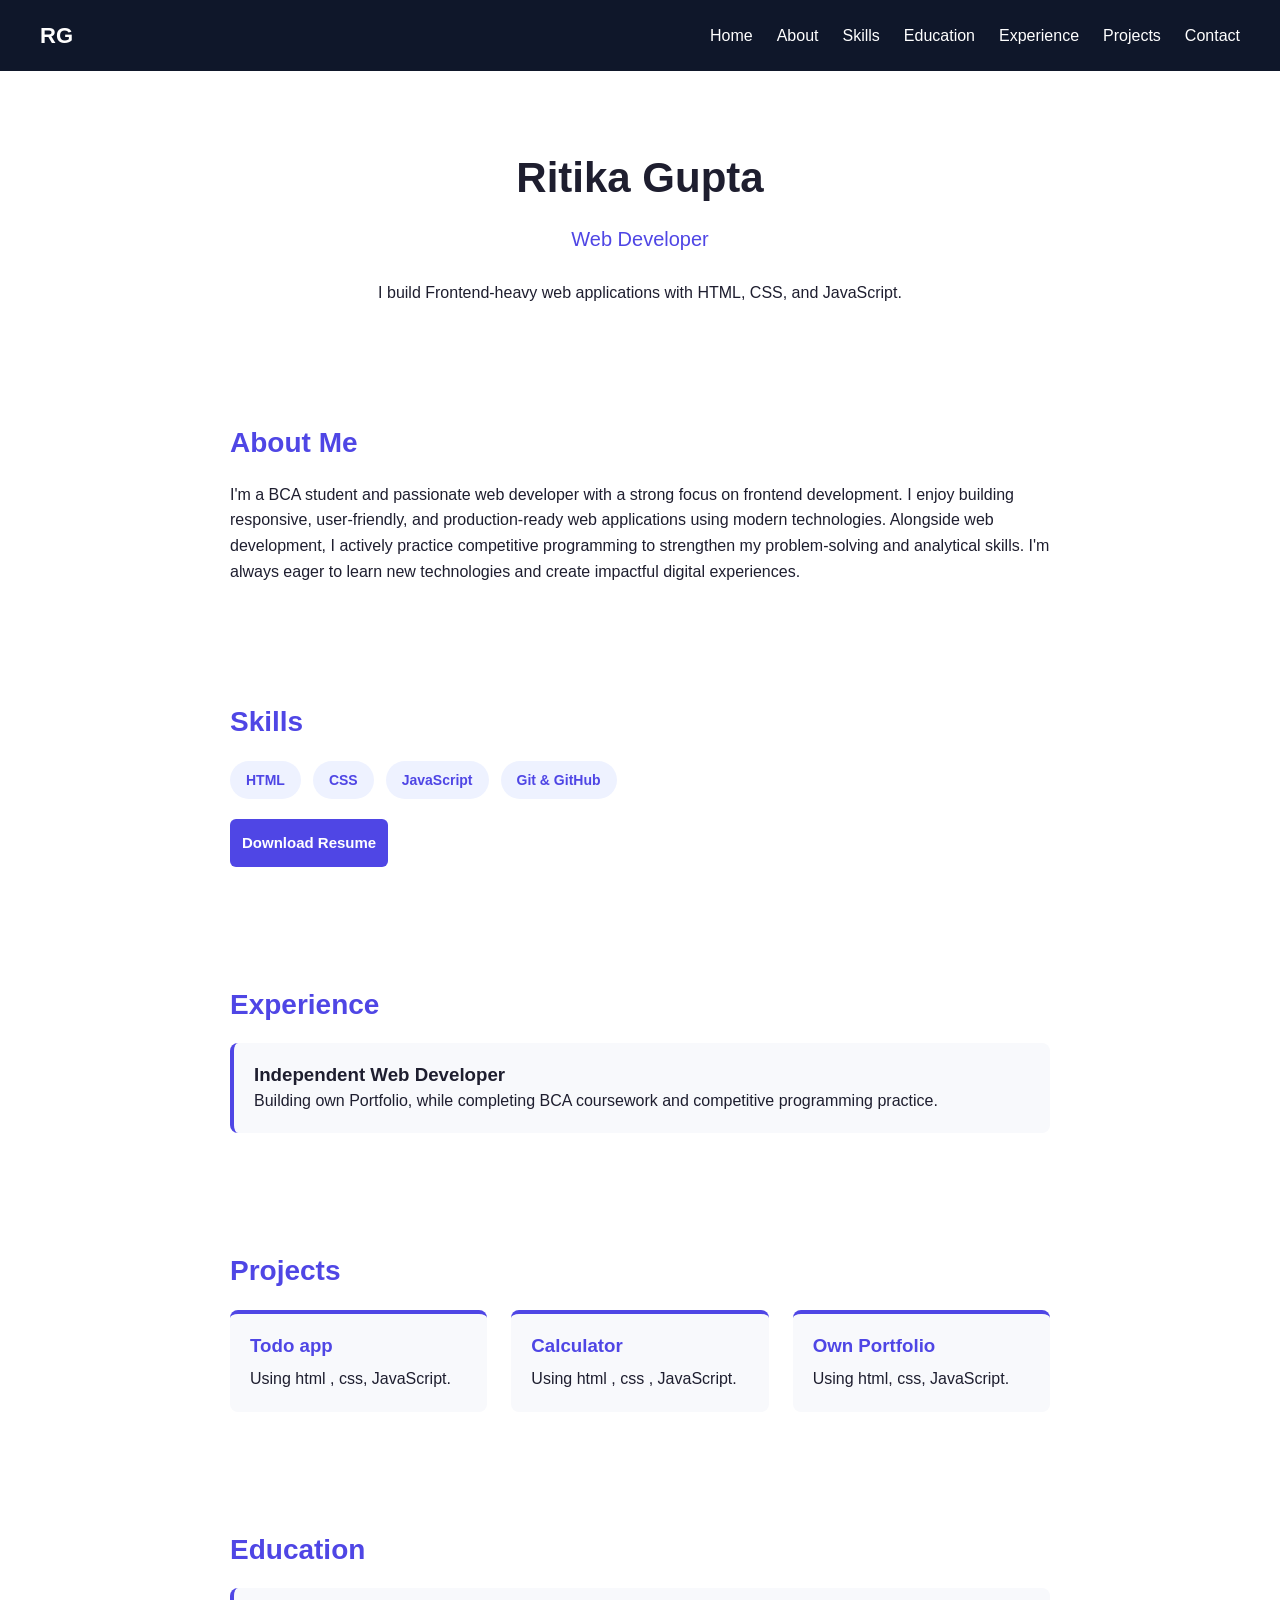
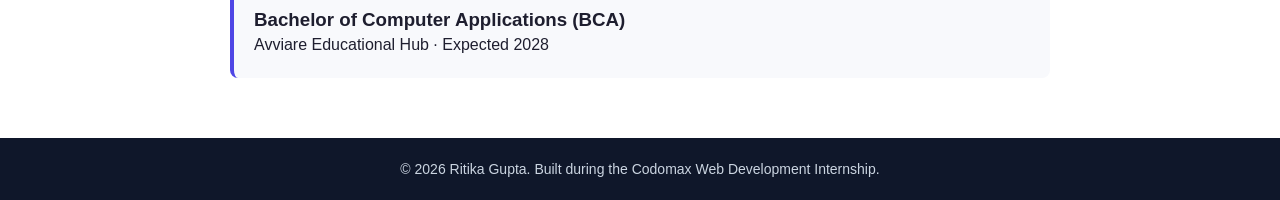
<file: index.html>
<!DOCTYPE html>
<html lang="en">

<head>
  <meta charset="UTF-8" />
  <meta name="viewport" content="width=device-width, initial-scale=1.0" />
  <link rel="stylesheet" href="style.css" />
    

  <title>Ritika Gupta - Web Developer</title>
</head>

<body>

  <!-- Navigation -->
  <header>
    <nav class="navbar">
      <a href="#hero" class="logo">RG</a>
      <button id="menuToggle" class="menu-toggle" aria-label="Toggle navigation menu">&#9776;</button>

      <ul class="nav-links" id="navLinks">
        <li><a href="#hero">Home</a></li>
        <li><a href="#about">About</a></li>
        <li><a href="#skills">Skills</a></li>
        <li><a href="#education">Education</a></li>
        <li><a href="#experience">Experience</a></li>
        <li><a href="#projects">Projects</a></li>
        <li><a href="contact.html">Contact</a></li>


      </ul>
    </nav>
  </header>

  <!-- Hero / Home Section -->
  <section id="hero">
    <h1>Ritika Gupta</h1>
    <h2>Web Developer</h2>
    <p>I build Frontend-heavy web applications with HTML, CSS, and JavaScript.</p>
  </section>

  <!-- About Section -->
  <section id="about">
    <h2>About Me</h2>
    <p>
      I'm a BCA student and passionate web developer with a strong focus on frontend development. I enjoy building
      responsive, user-friendly, and production-ready web applications using modern technologies. Alongside web
      development, I actively practice competitive programming to strengthen my problem-solving and analytical skills.
      I'm always eager to learn new technologies and create impactful digital experiences.
    </p>
  </section>

  <!-- Skills Section -->
  <section id="skills">
    <h2>Skills</h2>
    <ul class="skills-list">
      <li>HTML</li>
      <li>CSS</li>
      <li>JavaScript</li>
      <li>Git &amp; GitHub</li>
    </ul>
    <a href="assets/resume.pdf" class="btn-primary resume-btn" download>Download Resume</a>
  </section>

  <!-- Experience Section -->
  <section id="experience">
    <h2>Experience</h2>
    <article class="experience-item">
      <h3>Independent Web  Developer</h3>
      <p>Building own Portfolio, while completing BCA coursework and competitive programming practice.</p>
    </article>
  </section>

  <!-- Projects Section -->
  <section id="projects">
    <h2>Projects</h2>
    <div class="projects-grid">

      <article class="project-card">
        <h3>Todo app</h3>
        <p>Using html , css, JavaScript.</p>
      </article>

      <article class="project-card">
        <h3>Calculator</h3>
        <p>Using html , css , JavaScript.</p>
      </article>

      <article class="project-card">
        <h3>Own Portfolio</h3>
        <p>Using html, css, JavaScript.</p>
      </article>

    </div>
  </section>

  <!-- Education Section -->
  <section id="education">
    <h2>Education</h2>
    <article class="education-item">
      <h3>Bachelor of Computer Applications (BCA)</h3>
      <p>Avviare Educational Hub &middot; Expected 2028</p>
    </article>
  </section>

  <!-- Footer -->
  <footer>
    <p>&copy; 2026 Ritika Gupta. Built during the Codomax Web Development Internship.</p>
  </footer>

  <button id="backToTop" class="back-to-top" aria-label="Back to top">&uarr;</button>

  <script src="script.js"></script>

</body>


</html>
</file>
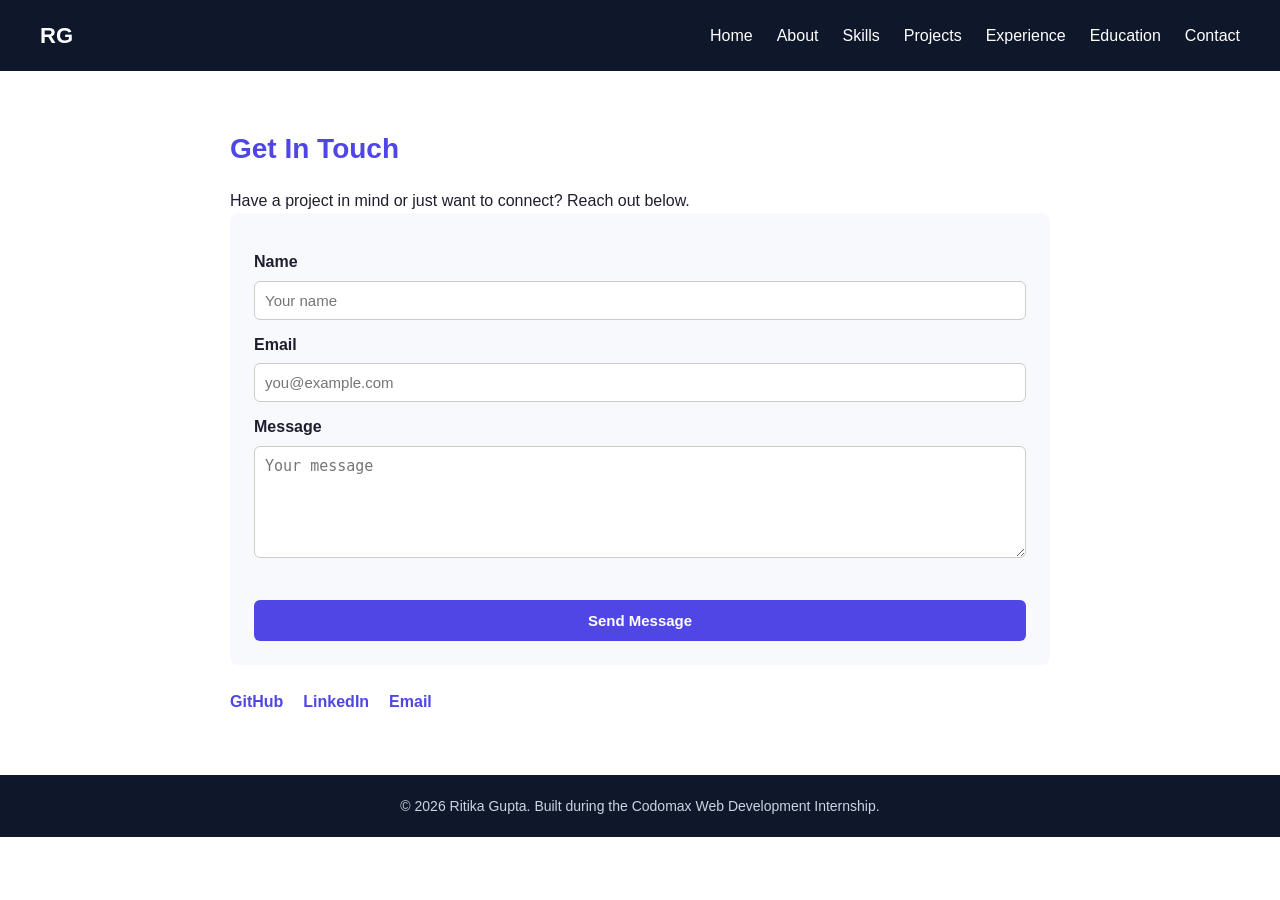
<file: contact.html>
<!DOCTYPE html>
<html lang="en">
<head>
  <meta charset="UTF-8" />
  <meta name="viewport" content="width=device-width, initial-scale=1.0" />
  <title>Contact - Ritika Gupta</title>
  <link rel="stylesheet" href="style.css" />
</head>
<body>

  <!-- Navigation -->
  <header>
    <nav class="navbar">
      <a href="index.html" class="logo">RG</a>
      <button id="menuToggle" class="menu-toggle" aria-label="Toggle navigation menu">&#9776;</button>
      <ul class="nav-links" id="navLinks">
        <li><a href="index.html#hero">Home</a></li>
        <li><a href="index.html#about">About</a></li>
        <li><a href="index.html#skills">Skills</a></li>
        <li><a href="index.html#projects">Projects</a></li>
        <li><a href="index.html#experience">Experience</a></li>
        <li><a href="index.html#education">Education</a></li>
        <li><a href="contact.html">Contact</a></li>
      </ul>
    </nav>
  </header>

  <!-- Contact Section -->
  <section id="contact">
    <h2>Get In Touch</h2>
    <p>Have a project in mind or just want to connect? Reach out below.</p>

    <form id="contactForm" class="contact-form">
      <label for="name">Name</label>
      <input type="text" id="name" name="name" placeholder="Your name" />

      <label for="email">Email</label>
      <input type="email" id="email" name="email" placeholder="you@example.com" />

      <label for="message">Message</label>
      <textarea id="message" name="message" rows="5" placeholder="Your message"></textarea>

      <span class="error-message" id="formError"></span>

      <button type="submit" class="btn-primary">Send Message</button>
    </form>

    <div class="social-links">
      <a href="https://github.com/ritikagupta-hihi/codomax-internship-.git" target="_blank" rel="noopener">GitHub</a>
      <a href="https://linkedin.com/in/your-username" target="_blank" rel="noopener">LinkedIn</a>
      <a href="mailto:you@example.com">Email</a>
    </div>
  </section>

  <!-- Footer -->
  <footer>
    <p>&copy; 2026 Ritika Gupta. Built during the Codomax Web Development Internship.</p>
  </footer>

  <button id="backToTop" class="back-to-top" aria-label="Back to top">&uarr;</button>

  <script src="script.js"></script>
</body>
</html>
</file>
<file: style.css>
* {
  margin: 0;
  padding: 0;
  box-sizing: border-box;
}

html {
  scroll-behavior: smooth;
}

body {
  font-family: "Segoe UI", Arial, sans-serif;
  color: #1e1e2f;
  line-height: 1.6;
  background-color: #ffffff;
}

h1, h2, h3 {
  font-weight: 700;
  line-height: 1.3;
}

a {
  text-decoration: none;
  color: inherit;
}

/* ---------- Navbar ---------- */
.navbar {
  display: flex;
  justify-content: space-between;
  align-items: center;
  background-color: #0f172a;
  padding: 18px 40px;
}

.logo {
  color: #fff;
  font-size: 22px;
  font-weight: 700;
}

.nav-links {
  list-style: none;
  display: flex;
  gap: 24px;
}

.nav-links a {
  color: #fff;
  font-weight: 500;
  position: relative;
  transition: opacity 0.2s ease;
}

.nav-links a::after {
  content: "";
  position: absolute;
  left: 0;
  bottom: -4px;
  width: 0;
  height: 2px;
  background-color: #fff;
  transition: width 0.25s ease;
}

.nav-links a:hover::after {
  width: 100%;
}

/* ---------- Sections ---------- */
section {
  padding: 60px 40px;
  max-width: 900px;
  margin: 0 auto;
}

section h2 {
  font-size: 28px;
  margin-bottom: 20px;
  color: #4f46e5;
}

/* ---------- Hero ---------- */
#hero {
  display: flex;
  flex-direction: column;
  align-items: center;
  text-align: center;
  padding-top: 80px;
  gap: 12px;
}

#hero h1 {
  font-size: 42px;
  margin-bottom: 8px;
}

#hero h2 {
  font-size: 20px;
  font-weight: 500;
  color: #4f46e5;
  margin-bottom: 16px;
}

/* ---------- Skills ---------- */
.skills-list {
  list-style: none;
  display: flex;
  flex-wrap: wrap;
  gap: 12px;
}

.skills-list li {
  background-color: #eef2ff;
  color: #4f46e5;
  padding: 8px 16px;
  border-radius: 20px;
  font-weight: 600;
  font-size: 14px;
}

/* ---------- Education ---------- */
.education-item {
  background-color: #f8f9fc;
  padding: 20px;
  border-radius: 8px;
  border-left: 4px solid #4f46e5;
}

/* ---------- Contact Form ---------- */
.contact-form {
  display: flex;
  flex-direction: column;
  background-color: #f8f9fc;
  padding: 24px;
  border-radius: 8px;
}

.contact-form label {
  margin-top: 12px;
  margin-bottom: 6px;
  font-weight: 600;
}

.contact-form input,
.contact-form textarea {
  padding: 10px;
  border: 1px solid #ccc;
  border-radius: 6px;
  font-size: 15px;
}

.contact-form input:focus,
.contact-form textarea:focus {
  outline: none;
  border-color: #4f46e5;
}

/* ---------- Buttons ---------- */
.btn-primary {
  margin-top: 18px;
  padding: 12px;
  background-color: #4f46e5;
  color: #fff;
  border: none;
  border-radius: 6px;
  font-size: 15px;
  font-weight: 600;
  cursor: pointer;
  transition: background-color 0.2s ease, transform 0.1s ease;
}

.btn-primary:active {
  transform: scale(0.97);
}

.btn-primary:hover {
  background-color: #4338ca;
}

/* ---------- Footer ---------- */
footer {
  text-align: center;
  padding: 20px;
  background-color: #0f172a;
  color: #cbd5e1;
  font-size: 14px;
}

/* ---------- Grid layout used by the Projects section (Day 8) ---------- */
.projects-grid {
  display: grid;
  grid-template-columns: repeat(auto-fit, minmax(240px, 1fr));
  gap: 24px;
}

@media (max-width: 768px) {
  .navbar {
    flex-direction: column;
    align-items: flex-start;
    gap: 12px;
    padding: 16px 24px;
  }

  .nav-links {
    gap: 16px;
    flex-wrap: wrap;
  }

  section {
    padding: 40px 24px;
  }

  #hero h1 {
    font-size: 32px;
  }
}

@media (max-width: 480px) {
  .nav-links {
    flex-direction: column;
    gap: 10px;
  }

  section h2 {
    font-size: 22px;
  }

  .skills-list li {
    font-size: 13px;
  }
}

 

.menu-toggle {
  display: none;
  background: none;
  border: none;
  color: #fff;
  font-size: 24px;
  cursor: pointer;
}

@media (max-width: 768px) {
  .menu-toggle {
    display: block;
  }

  .nav-links {
    display: none;
    flex-direction: column;
    width: 100%;
  }

  .nav-links.active {
    display: flex;
  }
}

.back-to-top {
  position: fixed;
  bottom: 24px;
  right: 24px;
  width: 44px;
  height: 44px;
  border-radius: 50%;
  border: none;
  background-color: #4f46e5;
  color: #fff;
  font-size: 18px;
  cursor: pointer;
  opacity: 0;
  visibility: hidden;
  transition: opacity 0.2s ease, visibility 0.2s ease, transform 0.3s ease;
}

.back-to-top.visible {
  opacity: 1;
  visibility: visible;
}



.project-card {
  background-color: #f8f9fc;
  padding: 20px;
  border-radius: 8px;
  border-top: 4px solid #4f46e5;
  transition: transform 0.2s ease, box-shadow 0.2s ease;
}

.project-card:hover {
  transform: translateY(-6px);
  box-shadow: 0 8px 18px rgba(0, 0, 0, 0.1);
}

.project-card h3 {
  color: #4f46e5;
  margin-bottom: 8px;
}

.resume-btn {
  display: inline-block;
  margin-top: 20px;
  text-decoration: none;
  text-align: center;
}

.experience-item {
  background-color: #f8f9fc;
  padding: 20px;
  border-radius: 8px;
  border-left: 4px solid #4f46e5;
}

.error-message {
  display: block;
  color: #c0392b;
  font-size: 13px;
  margin-top: 8px;
  min-height: 16px;
}

.social-links {
  display: flex;
  gap: 20px;
  margin-top: 24px;
}

.social-links a {
  font-weight: 600;
  color: #4f46e5;
}

.social-links a:hover {
  text-decoration: underline;
}

@media (max-width: 480px) {
  #hero h1 {
    font-size: 26px;
  }

  .projects-grid {
    grid-template-columns: 1fr;
  }

  .contact-form {
    padding: 16px;
  }

  .social-links {
    flex-direction: column;
    gap: 10px;
  }
}
</file>
